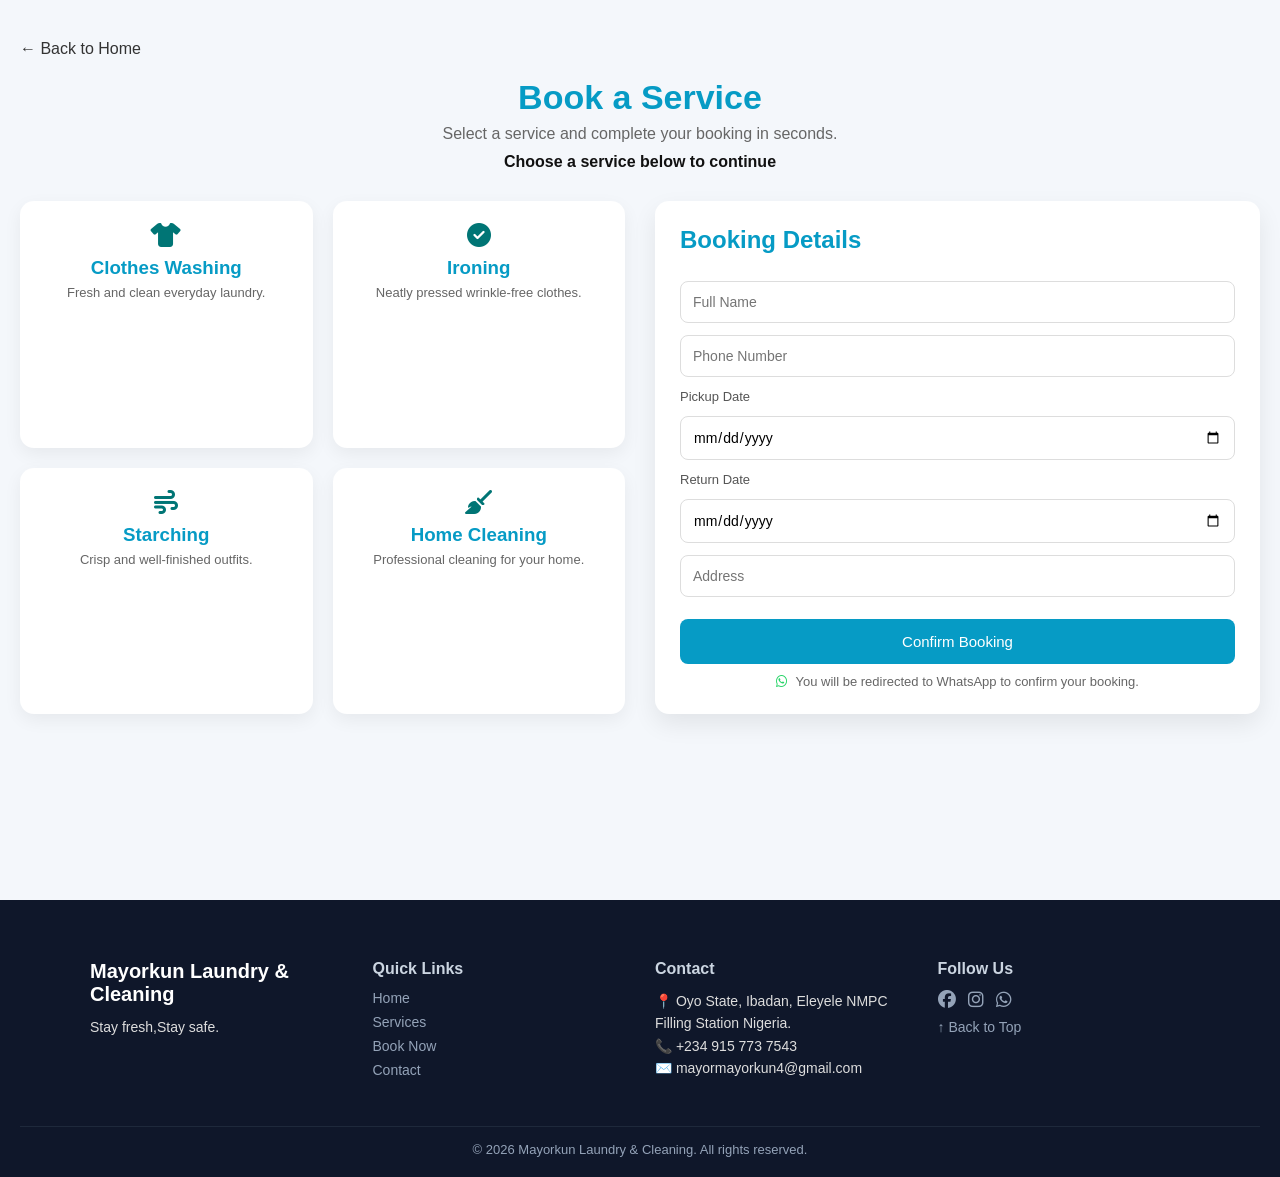
<file: booking.html>
<!doctype html>
<html lang="en">
  <head>
    <meta charset="UTF-8" />
    <meta name="viewport" content="width=device-width, initial-scale=1.0" />
    <title>Book Your Service - Mayorkun Laundry & Cleaning Services</title>

    <link rel="stylesheet" href="style.css" />
    <link
      rel="stylesheet"
      href="https://cdnjs.cloudflare.com/ajax/libs/font-awesome/6.5.1/css/all.min.css"
    />
    <link rel="icon" type="image/png" href="./images/favicon.png" />
  </head>

  <body>
    <section class="order-page">
      <!-- Back -->
      <a href="index.html" class="back-home">← Back to Home</a>

      <!-- Header -->
      <div class="order-header">
        <h1>Book a Service</h1>
        <p>Select a service and complete your booking in seconds.</p>
      </div>

      <p class="sub-text">Choose a service below to continue</p>

      <!-- MAIN LAYOUT -->
      <div class="order-container">
        <!-- SERVICES -->
        <div class="order-services">
          <div class="order-card" data-service="Clothes Washing">
            <i class="fa-solid fa-shirt"></i>
            <h3>Clothes Washing</h3>
            <p>Fresh and clean everyday laundry.</p>
          </div>

          <div class="order-card" data-service="Ironing">
            <i class="fas fa-check-circle"></i>
            <h3>Ironing</h3>
            <p>Neatly pressed wrinkle-free clothes.</p>
          </div>

          <div class="order-card" data-service="Starching">
            <i class="fa-solid fa-wind"></i>
            <h3>Starching</h3>
            <p>Crisp and well-finished outfits.</p>
          </div>

          <div class="order-card" data-service="home cleaning">
            <i class="fa-solid fa-broom"></i>
            <h3>Home Cleaning</h3>
            <p>Professional cleaning for your home.</p>
          </div>
        </div>

        <!-- FORM -->
        <div class="order-form-box">
          <form id="orderForm">
            <h2>Booking Details</h2>

            <input type="text" id="name" placeholder="Full Name" required />
            <input type="tel" id="phone" placeholder="Phone Number" required />

            <label>Pickup Date</label>
            <input type="date" id="pickupDate" required />

            <label>Return Date</label>
            <input type="date" id="returnDate" required />

            <input
              type="text"
              id="address"
              placeholder="Address"
              required
            />

            <input type="hidden" id="service" name="service"/>

            <button type="submit" id="confirmBooking">Confirm Booking</button>
          </form>
          <p class="whatsapp-note">
            <i class="fa-brands fa-whatsapp"></i>
            You will be redirected to WhatsApp to confirm your booking.
          </p>
        </div>
      </div>
    </section>

    <footer class="footer">

  <div class="footer-container">

    <!-- Brand -->
    <div class="footer-box">
      <h3>Mayorkun Laundry & Cleaning</h3>
      <p>Stay fresh,Stay safe.</p>
    </div>

    <!-- Quick Links -->
    <div class="footer-box">
      <h4>Quick Links</h4>
      <a href="index.html">Home</a>
      <a href="services.html">Services</a>
      <a href="booking.html">Book Now</a>
      <a href="contact.html">Contact</a>
    </div>

    <!-- Contact -->
    <div class="footer-box">
      <h4>Contact</h4>
      <p>📍 Oyo State, Ibadan, Eleyele NMPC Filling Station Nigeria.</p>
      <p>📞 +234 915 773 7543</p>
      <p>✉️ mayormayorkun4@gmail.com</p>
    </div>

    <!-- Social -->
    <div class="footer-box">
      <h4>Follow Us</h4>
      <div class="socials">
        <a href="#"><i class="fa-brands fa-facebook"></i></a>
        <a href="#"><i class="fa-brands fa-instagram"></i></a>
        <a href="#"><i class="fa-brands fa-whatsapp"></i></a>
      </div>

      <!-- BACK TO TOP -->
      <a href="#" class="back-to-top">
        ↑ Back to Top
      </a>
    </div>

  </div>

  <div class="footer-bottom">
    <p>© 2026 Mayorkun Laundry & Cleaning. All rights reserved.</p>
  </div>

</footer>

    <script src="./js/script.js" defer></script>
  </body>
</html>
</file>
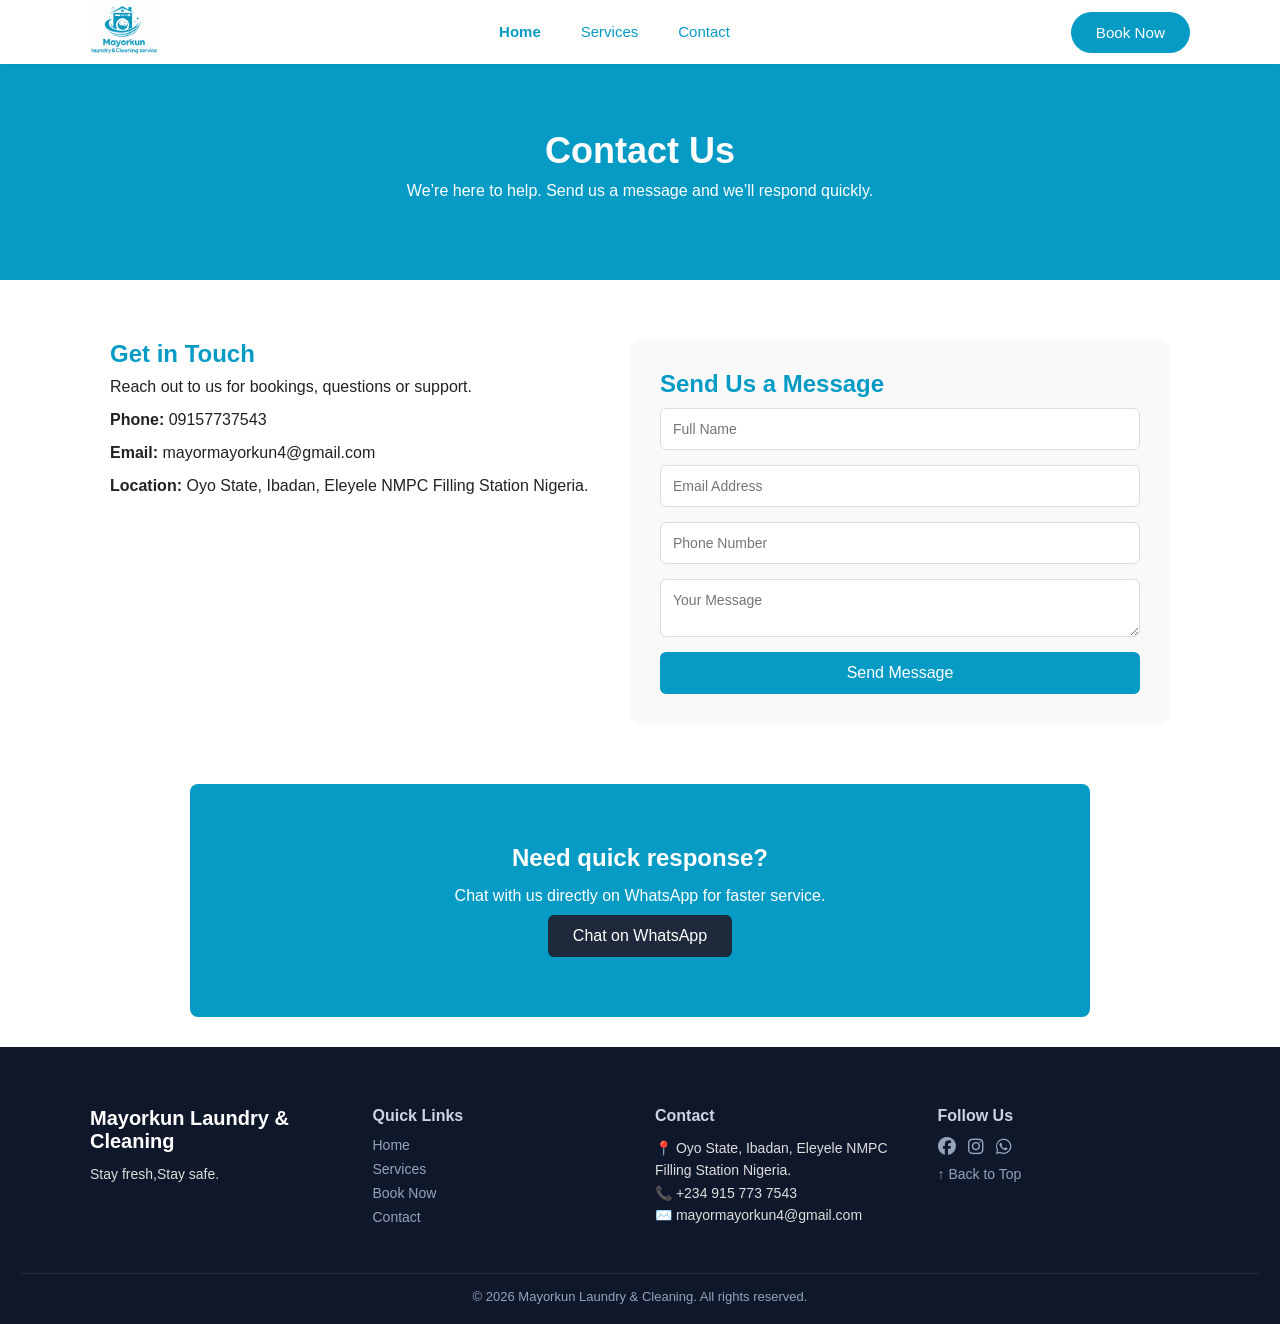
<file: contact.html>
<!DOCTYPE html>
<html lang="en">
<head>
<meta charset="UTF-8">
<meta name="viewport" content="width=device-width, initial-scale=1.0">
<title>Mayorkun Laundry & Cleaning Services</title>
<link rel="stylesheet" href="style.css">
<link rel="stylesheet" href="https://cdnjs.cloudflare.com/ajax/libs/font-awesome/6.5.1/css/all.min.css">
<link rel="icon" type="image/png" href="./images/favicon.png">
</head>

<body>
      <header class="header">
  <div class="container nav-wrapper">

    <!-- LOGO -->
    <div class="logo">
      <img src="./images/mayo logo.png" alt="Mayorkun Laundry & Cleaning Logo">
    </div>

   <nav class="nav" id="navMenu">
          <ul role="role" class="nav-list">
            <li role="listitem"><a href="index.html" class="nav-link active">Home</a></li>
            <li role="listitem"><a href="services.html">Services</a></li>
            <li role="listitem"><a href="Contact.html">Contact</a></li>
          </ul>

      <!-- CTA inside mobile -->
      <a href="booking.html" class="btn mobile-btn">Book Now</a>
    </nav>

    <!-- CTA (Desktop) -->
    <a href="booking.html" class="btn desktop-btn">Book Now</a>

    <!-- TOGGLE -->
    <div class="menu-toggle" id="menuToggle">
      ☰
    </div>

  </div>
</header>

<div class="lc-contact-page">

    <!-- HERO -->
    <section class="lc-contact-hero">
        <h1>Contact Us</h1>
        <p>We’re here to help. Send us a message and we’ll respond quickly.</p>
    </section>

    <!-- MAIN CONTACT SECTION -->
    <section class="lc-contact-main">

        <!-- CONTACT INFO -->
        <div class="lc-contact-info">
            <h2>Get in Touch</h2>
            <p>Reach out to us for bookings, questions or support.</p>

            <div class="lc-contact-item">
                <strong>Phone:</strong> 09157737543
            </div>

            <div class="lc-contact-item">
                <strong>Email:</strong> mayormayorkun4@gmail.com
            </div>

            <div class="lc-contact-item">
                <strong>Location:</strong>  Oyo State, Ibadan, Eleyele NMPC Filling Station Nigeria.
            </div>
        </div>

        <!-- CONTACT FORM -->
        <div class="lc-contact-form-box">
            <h2>Send Us a Message</h2>

            <form 
  action="https://formspree.io/f/mbdqpndb" 
  method="POST"
  class="lc-contact-form"
>

  <input type="text" name="name" placeholder="Full Name" required>

  <input type="email" name="email" placeholder="Email Address" required>

  <input type="text" name="phone" placeholder="Phone Number">

  <textarea name="message" placeholder="Your Message" required></textarea>

  <button type="submit">Send Message</button>

</form>
        </div>

    </section>

    <!-- CTA -->
     <div class="lc-cta-container">
      <section class="lc-contact-cta">
        <h2>Need quick response?</h2>
        <p>Chat with us directly on WhatsApp for faster service.</p>
       <a 
  href="https://wa.me/2349157737543?text=Hello%20I%20want%20to%20book%20a%20%20service" 
  target="_blank"
  class="lc-whatsapp-btn">
  Chat on WhatsApp
</a>
    </section>
     </div>
    

</div>

<footer class="footer">

  <div class="footer-container">

    <!-- Brand -->
    <div class="footer-box">
      <h3>Mayorkun Laundry & Cleaning</h3>
      <p>Stay fresh,Stay safe.</p>
    </div>

    <!-- Quick Links -->
    <div class="footer-box">
      <h4>Quick Links</h4>
      <a href="index.html">Home</a>
      <a href="services.html">Services</a>
      <a href="booking.html">Book Now</a>
      <a href="contact.html">Contact</a>
    </div>

    <!-- Contact -->
    <div class="footer-box">
      <h4>Contact</h4>
      <p>📍 Oyo State, Ibadan, Eleyele NMPC Filling Station Nigeria.</p>
      <p>📞 +234 915 773 7543</p>
      <p>✉️ mayormayorkun4@gmail.com</p>
    </div>

    <!-- Social -->
    <div class="footer-box">
      <h4>Follow Us</h4>
      <div class="socials">
        <a href="#"><i class="fa-brands fa-facebook"></i></a>
        <a href="#"><i class="fa-brands fa-instagram"></i></a>
        <a href="#"><i class="fa-brands fa-whatsapp"></i></a>
      </div>

      <!-- BACK TO TOP -->
      <a href="#" class="back-to-top">
        ↑ Back to Top
      </a>
    </div>

  </div>

  <div class="footer-bottom">
    <p>© 2026 Mayorkun Laundry & Cleaning. All rights reserved.</p>
  </div>

</footer>

  
   <script src="./js/script.js"></script>
</body>
</file>
<file: style.css>
/* RESET */
* {
  margin: 0;
  padding: 0;
  box-sizing: border-box;
  font-family: Arial, sans-serif;
}

html {
  scroll-behavior: smooth;
}

/* CONTAINER */
.container {
  width: 90%;
  max-width: 1100px;
  margin: auto;
}

/* HEADER */
.header {
  position: fixed;
  width: 100%;
  top: 0;
  background: #fff;
  box-shadow: 0 2px 8px rgba(0, 0, 0, 0.05);
  z-index: 1000;
}

.nav-wrapper {
  display: flex;
  align-items: center;
  justify-content: space-between;
  padding: 5px 0;
}

/* LOGO */
.logo img {
  height: 50px;
  width: auto;
}

/* NAV */
.nav {
  display: flex;
  gap: 25px;
  align-items: center;
}

.nav a {
  text-decoration: none;
  color: #069bc5;
  font-size: 15px;
  transition: 0.3s;
}

.desktop-btn {
  display: inline-block;
}

.mobile-btn {
  display: none;
}

.nav a:hover {
  color: #007575;
}

.nav-link.active {
  font-weight: 600;
}

.nav ul {
  display: flex;
  gap: 40px;
  align-items: center;
  list-style: none; /* removes bullets */
  padding: 0;
  margin: 0;
}

.menu-toggle {
  color: #069bc5;
}

/* BUTTON */
.btn {
  background: #069bc5;
  color: white;
  padding: 10px 18px;
  border-radius: 6px;
  text-decoration: none;
  font-size: 14px;
  transition: 0.3s;
}

.btn:hover {
  background: #007575;
}

.hero-buttons {
  margin-top: 15px;
}

/* TOGGLE */
.menu-toggle {
  display: none;
  font-size: 26px;
  cursor: pointer;
}

.button-primary {
  background: #069bc5;
  color: white;
  padding: 10px 18px;
  border-radius: 6px;
  text-decoration: none;
  font-size: 14px;
  transition: 0.3s;
}

.button-primary:hover {
  background: #007575;
}

.button-secondary {
  background: #069bc5;
  color: white;
  padding: 10px 18px;
  border-radius: 6px;
  text-decoration: none;
  font-size: 14px;
  transition: 0.3s;
}

.button-secondary:hover {
  background: #007575;
}

.hero {
  position: relative;
  height: 100vh;
  margin-top: 90px;
  display: flex;
  align-items: center;
  justify-content: center;
  text-align: center;
  background: url("./images/hero_img_4608x3456.webp") center/cover no-repeat;
  overflow: hidden;
}

.hero-overlay {
  position: absolute;
  inset: 0;
  background: rgba(0, 0, 0, 0.2);
}

.hero-content {
  position: relative;
  z-index: 2;
  color: #fff;
  max-width: 750px;
  padding: 20px;
}

.hero-content h1 {
  font-size: 2rem;
  margin-bottom: 15px;
  line-height: 1.2;
  color: #069bc5;
}

.hero-content p {
  font-size: 0.9rem;
  color: #fff;
  margin-bottom: 25px;
  line-height: 1.6;
  font-weight: 600;
}

@keyframes heroZoom {
  from {
    transform: scale(1);
  }
  to {
    transform: scale(1.08);
  }
}

.hero {
  animation: heroZoom 12s ease-in-out infinite alternate;
}

.how-section {
  padding: 80px 20px;
  background: #f9f9f9;
}

/* WRAPPER (NO conflicts) */
.how-wrapper {
  max-width: 1100px;
  margin: auto;

  display: flex;
  align-items: center;
  justify-content: space-between;

  gap: 50px;
}

/* LEFT SIDE */
.how-left {
  flex: 1;
  color: #069bc5;
}

.how-left h2 {
  font-size: 2.2rem;
  margin-bottom: 10px;
}

.how-subtitle {
  color: #666;
  margin-bottom: 30px;
}

/* STEP BLOCK */
.how-step {
  display: flex;
  gap: 15px;
  margin-bottom: 20px;
  align-items: flex-start;
}

/* ICON */
.how-icon {
  width: 45px;
  height: 45px;
  background: #111;
  color: #fff;

  display: flex;
  align-items: center;
  justify-content: center;

  border-radius: 50%;
  flex-shrink: 0;
  font-size: 18px;
}

/* TEXT */
.how-text h3 {
  margin-bottom: 5px;
}

.how-text p {
  color: #555;
  font-size: 0.95rem;
}

/* RIGHT IMAGE */
.how-right {
  flex: 1;
}

.how-right img {
  width: 100%;
  display: block;
  border-radius: 10px;
}

.how-icon:hover {
  background: #00ffff;
}

.services {
  padding: 80px 20px;
  background: #f9fafb;
}

.services-wrapper {
  max-width: 1200px;
  margin: 0 auto;
}

.services-header {
  text-align: center;
  margin-bottom: 50px;
}

.services-header h2 {
  font-size: 32px;
  margin-bottom: 10px;
  color: #069bc5;
}

.services-header p {
  color: #666;
  font-size: 16px;
}

/* Grid */
.services-grid {
  display: grid;
  grid-template-columns: repeat(4, 1fr);
  gap: 25px;
}

/* Cards */
.service-card {
  background: #fff;
  padding: 30px 20px;
  text-align: center;
  border-radius: 10px;
  transition: 0.3s ease;
  box-shadow: 0 5px 15px rgba(0, 0, 0, 0.05);
}

.service-card:hover {
  transform: translateY(-10px);
}

.service-card .icon {
  font-size: 30px;
  margin-bottom: 15px;
  color: #00ffff;
}

.service-card h3 {
  font-size: 20px;
  margin-bottom: 10px;
  color: #069bc5;
}

.service-card p {
  font-size: 14px;
  color: #666;
}

.why-us {
  padding: 80px 20px;
  background: #ffffff;
}

.why-wrapper {
  max-width: 1200px;
  margin: 0 auto;
  display: grid;
  grid-template-columns: 1fr 1fr;
  gap: 50px;
  align-items: center;
}

.why-text h2 {
  font-size: 32px;
  margin-bottom: 10px;
  color: #069bc5;
}

.why-text p {
  color: #666;
  margin-bottom: 10px;
  font-size: 14px;
  line-height: 1.6;
}

/* Items */
.why-items {
  display: flex;
  flex-direction: column;
  gap: 10px;
}

.why-item {
  display: flex;
  align-items: flex-start;
  gap: 15px;
}

.why-item i {
  font-size: 22px;
  color: #00ffff;
  margin-top: 5px;
}

.why-item h4 {
  margin-bottom: 5px;
  color: #069bc5;
}

.why-item p {
  font-size: 14px;
  color: #666;
}

/* Image */
.why-image img {
  width: 100%;
  border-radius: 10px;
}

.testimonials {
  padding: 80px 20px;
  background: #f9fafb;
}

.testimonials-wrapper {
  max-width: 1200px;
  margin: 0 auto;
}

.testimonials-header {
  text-align: center;
  margin-bottom: 50px;
}

.testimonials-header h2 {
  font-size: 32px;
  margin-bottom: 10px;
  color: #069bc5;
}

.testimonials-header p {
  color: #666;
}

/* Grid */
.testimonials-grid {
  display: grid;
  grid-template-columns: repeat(3, 1fr);
  gap: 25px;
}

/* Card */
.testimonial-card {
  background: #fff;
  padding: 25px;
  border-radius: 12px;
  box-shadow: 0 5px 20px rgba(0, 0, 0, 0.05);
  transition: 0.3s ease;
  display: flex;
  flex-direction: column;
  justify-content: space-between;
}

.testimonial-card:hover {
  transform: translateY(-8px);
}

/* Quote */
.quote {
  font-size: 15px;
  color: #444;
  line-height: 1.6;
  margin-bottom: 20px;
}

/* User */
.user {
  display: flex;
  align-items: center;
  gap: 12px;
}

.user img {
  width: 45px;
  height: 45px;
  border-radius: 50%;
  object-fit: cover;
}

.user h4 {
  font-size: 16px;
  margin-bottom: 2px;
  color: #069bc5;
}

.user span {
  font-size: 13px;
  color: #777;
}

.cta-section {
  background: #f8fafc;
  padding: 80px 20px;
  display: flex;
  justify-content: center;
}

/* Boxed container */
.cta-container {
  /* max-width: 700px; */
  width: 100%;
  background: #069bc5;
  color: #fff;
  padding: 50px 30px;
  border-radius: 20px;
  text-align: center;
  box-shadow: 0 10px 30px rgba(0, 0, 0, 0.1);
}

/* Text */
.cta-container h2 {
  font-size: 2rem;
  margin-bottom: 15px;
}

.cta-container p {
  font-size: 1rem;
  line-height: 1.6;
  margin-bottom: 30px;
  color: #cbd5f5;
}

/* Buttons */
.cta-buttons {
  display: flex;
  justify-content: center;
  gap: 15px;
  flex-wrap: wrap;
}

.btn {
  padding: 12px 25px;
  border-radius: 30px;
  text-decoration: none;
  font-size: 0.95rem;
  transition: 0.3s ease;
}

/* Primary */
.btn.primary {
  background: #007575;
  color: #fff;
  border: 1px solid #fff;
}

.btn.primary:hover {
  background: #00ffff;
  color: #fff;
}

/* Secondary */
.btn.secondary {
  border: 1px solid #fff;
  color: #fff;
}

.btn.secondary:hover {
  background: #fff;
  color: #0f172a;
}

.about-section {
  padding: 80px 20px;
  background: #f8fafc;
}

.about-container {
  max-width: 1100px;
  margin: auto;
  display: grid;
  grid-template-columns: 1fr 1fr;
  gap: 40px;
  align-items: center;
}

/* Text */
.about-text h2 {
  font-size: 2rem;
  margin-bottom: 15px;
  color: #069bc5;
}

.about-text p {
  color: #555;
  line-height: 1.6;
  margin-bottom: 15px;
}

/* Cards */
.about-cards {
  display: grid;
  grid-template-columns: repeat(2, 1fr);
  gap: 20px;
}

.about-card {
  background: #fff;
  padding: 20px;
  border-radius: 12px;
  border: 1px solid #eee;
  transition: 0.3s;
}

.about-card:hover {
  transform: translateY(-5px);
}

.about-card h3 {
  margin-bottom: 8px;
  font-size: 1.1rem;
  color: #069bc5;
}

.about-card p {
  font-size: 0.9rem;
  color: #666;
}

.order-page {
  padding: 40px 20px;
  background: #f4f7fb;
  min-height: 100vh;
  font-family: Arial, sans-serif;
}

/* BACK LINK */
.back-home {
  display: inline-block;
  margin-bottom: 20px;
  color: #333;
  text-decoration: none;
}

/* HEADER */
.order-header {
  text-align: center;
  margin-bottom: 10px;
}

.order-header h1 {
  font-size: 34px;
  margin-bottom: 8px;
  color: #069bc5;
}

.order-header p {
  color: #666;
}

/* SUB TEXT */
.sub-text {
  text-align: center;
  margin-bottom: 30px;
  color: #111;
  font-weight: 600;
}

/* MAIN GRID */
.order-container {
  display: grid;
  grid-template-columns: 1fr 1fr;
  gap: 30px;
}

/* SERVICES GRID */
.order-services {
  display: grid;
  grid-template-columns: repeat(2, 1fr);
  gap: 20px;
}

/* SERVICE CARD */
.order-card {
  background: #fff;
  padding: 20px;
  border-radius: 14px;
  cursor: pointer;
  border: 2px solid transparent;
  transition: 0.3s ease;
  box-shadow: 0 6px 18px rgba(0, 0, 0, 0.06);
  text-align: center;
}

.order-card i {
  font-size: 24px;
  margin-bottom: 10px;
  color: #007575;
}

.order-card h3 {
  margin-bottom: 6px;
  color: #069bc5;
}

.order-card p {
  font-size: 13px;
  color: #666;
}

.order-card:hover {
  transform: translateY(-5px);
  border-color: #00ffff;
}

/* ACTIVE STATE */
.order-card.active {
  border-color: #007575;
  background: #eef5ff;
}

/* FORM BOX */
.order-form-box {
  background: #fff;
  padding: 25px;
  border-radius: 14px;
  box-shadow: 0 10px 25px rgba(0, 0, 0, 0.08);
}

.order-form-box h2 {
  margin-bottom: 15px;
}

.order-form-box h2 {
  color: #069bc5;
}

/* FORM */
#orderForm {
  display: flex;
  flex-direction: column;
  gap: 12px;
}

/* INPUTS */
#orderForm input {
  padding: 12px;
  border-radius: 8px;
  border: 1px solid #ddd;
  font-size: 14px;
  transition: 0.2s;
}

#orderForm input:focus {
  border-color: #007575;
  outline: none;
}

/* LABELS */
#orderForm label {
  font-size: 13px;
  color: #555;
}

/* BUTTON */
#confirmBooking {
  margin-top: 10px;
  background: #069bc5;
  color: #fff;
  border: none;
  padding: 14px;
  border-radius: 8px;
  cursor: pointer;
  font-size: 15px;
  transition: 0.3s;
}

#confirmBooking:hover {
  background: #007575;
}

.whatsapp-note {
  margin-top: 10px;
  font-size: 13px;
  color: #666;
  text-align: center;
}

.whatsapp-note i {
  color: #25d366;
  margin-right: 5px;
}

/* FOOTER BASE */
.footer {
  background: #0f172a;
  color: #fff;
  padding: 60px 20px 20px;
}

/* GRID CONTAINER */
.footer-container {
  display: grid;
  grid-template-columns: repeat(4, 1fr);
  gap: 30px;
  max-width: 1100px;
  margin: auto;
}

/* BOXES */
.footer-box h3 {
  margin-bottom: 10px;
  font-size: 20px;
}

.footer-box h4 {
  margin-bottom: 12px;
  font-size: 16px;
  color: #cbd5e1;
}

.footer-box p {
  font-size: 14px;
  color: #ddd;
  line-height: 1.6;
}

/* LINKS */
.footer-box a {
  display: block;
  color: #94a3b8;
  text-decoration: none;
  margin-bottom: 8px;
  font-size: 14px;
  transition: 0.3s;
}

.footer-box a:hover {
  color: #fff;
  transform: translateX(5px);
}

/* SOCIAL ICONS */
.socials {
  display: flex;
  gap: 12px;
  margin-top: 10px;
}

.socials a {
  color: #94a3b8;
  font-size: 18px;
  transition: 0.3s;
}

.socials a:hover {
  color: #fff;
  transform: scale(1.2);
}

/* BOTTOM BAR */
.footer-bottom {
  text-align: center;
  margin-top: 40px;
  padding-top: 15px;
  border-top: 1px solid #1e293b;
  font-size: 13px;
  color: #94a3b8;
}

.lc-services-page {
  font-family: Arial, sans-serif;
  color: #222;
}

/* =========================
   HERO SECTION
========================= */
.lc-hero-section {
  background:
    linear-gradient(rgba(0, 0, 0, 0.6), rgba(0, 0, 0, 0.6)),
    url(./images/young-african-american-man-doing-laundry\ \(2\).jpg)
      center/cover no-repeat;
  color: white;
  padding: 100px 20px;
  text-align: center;
  margin-top: 80px;
  height: 127vh;
}

.lc-hero-section h1 {
  font-size: 40px;
  margin-bottom: 10px;
  margin-top: 180px;
}

.lc-hero-section p {
  font-size: 18px;
  opacity: 0.9;
}

.lc-hero-btn {
  margin-top: 20px;
  padding: 12px 25px;
  background: #069bc5;
  border: none;
  color: white;
  cursor: pointer;
  border-radius: 6px;
  font-size: 16px;
}

.lc-hero-btn:hover {
  background: #007575;
}

/* =========================
   SERVICES SECTION
========================= */
.lc-offer-section {
  padding: 60px 20px;
  text-align: center;
}

.lc-offer-section h2 {
  font-size: 30px;
  margin-bottom: 10px;
  color: #069bc5;
}

.lc-steps-section h2 {
  color: #069bc5;
  font-size: 30px;
  margin-bottom: 30px;
}

.lc-video-section h2 {
  color: #069bc5;
  font-size: 30px;
  margin-bottom: 30px;
}

.lc-offer-grid {
  display: grid;
  grid-template-columns: repeat(auto-fit, minmax(220px, 1fr));
  gap: 20px;
  margin-top: 30px;
}

.lc-offer-card {
  background: #fff;
  border: 1px solid #eee;
  padding: 20px;
  border-radius: 10px;
  box-shadow: 0 2px 10px rgba(0, 0, 0, 0.05);
}

.lc-offer-card h3 {
  margin-bottom: 10px;
  color: #069bc5;
}

.lc-offer-btn {
  margin-top: 10px;
  padding: 8px 15px;
  background: #069bc5;
  color: white;
  border: none;
  border-radius: 5px;
  cursor: pointer;
}

/* =========================
   SHOWCASE SECTION
========================= */
.lc-showcase-section {
  padding: 60px 20px;
  background: #f9f9f9;
  text-align: center;
}

.lc-showcase-grid {
  display: grid;
  grid-template-columns: repeat(auto-fit, minmax(250px, 1fr));
  gap: 15px;
  margin-top: 30px;
}

.lc-showcase-grid img {
  width: 100%;
  height: 220px;
  object-fit: cover;
  border-radius: 10px;
}

.lc-showcase-section {
  color: #069bc5;
  font-weight: 500;
}

/* =========================
   VIDEO SECTION
========================= */
.lc-video-section {
  padding: 60px 20px;
  text-align: center;
}

.lc-video-box {
  max-width: 800px;
  margin: auto;
}

.lc-video-box video {
  width: 100%;
  border-radius: 10px;
}

/* =========================
   STEPS SECTION
========================= */
.lc-steps-section {
  padding: 60px 20px;
  background: #fff;
  text-align: center;
}

.lc-steps {
  display: flex;
  flex-wrap: wrap;
  justify-content: center;
  gap: 15px;
  margin-top: 30px;
}

.lc-step {
  background: #f1f1f1;
  padding: 15px 20px;
  border-radius: 8px;
  min-width: 180px;
}

/* =========================
   CTA SECTION
========================= */
.lc-cta-section {
  padding: 70px 20px;
  background: #069bc5;
  color: white;
  text-align: center;
}

.lc-cta-section button {
  padding: 12px 25px;
  border: none;
  background: white;
  color: #069bc5;
  font-size: 16px;
  border-radius: 6px;
  cursor: pointer;
  margin-top: 15px;
}

.lc-contact-page {
  font-family: Arial, sans-serif;
  color: #222;
}

/* =========================
   HERO
========================= */
.lc-contact-hero {
  text-align: center;
  padding: 80px 20px;
  background: #069bc5;
  color: white;
  margin-top: 50px;
}

.lc-contact-hero h1 {
  font-size: 36px;
  margin-bottom: 10px;
}

/* =========================
   MAIN SECTION
========================= */
.lc-contact-main {
  display: flex;
  gap: 40px;
  padding: 60px 20px;
  max-width: 1100px;
  margin: auto;
}

/* =========================
   CONTACT INFO
========================= */
.lc-contact-info {
  flex: 1;
}

.lc-contact-info h2 {
  margin-bottom: 10px;
  color: #069bc5;
}

.lc-contact-item {
  margin-top: 15px;
}

/* =========================
   FORM BOX
========================= */
.lc-contact-form-box {
  flex: 1;
  background: #f9f9f9;
  padding: 30px;
  border-radius: 10px;
}

.lc-contact-form-box h2 {
  margin-bottom: 10px;
  color: #069bc5;
}

.lc-contact-form {
  display: flex;
  flex-direction: column;
  gap: 15px;
}

.lc-contact-cta p {
  margin-top: 5px;
  padding: 10px;
}

.lc-whatsapp-btn {
  display: inline-block;
  padding: 12px 25px;
  background: #1e293b;
  color: white;
  text-decoration: none;
  border-radius: 6px;
  font-size: 16px;
}

.lc-whatsapp-btn:hover {
  background: #069bc5;
}

.lc-contact-form input,
.lc-contact-form textarea {
  padding: 12px;
  border: 1px solid #ddd;
  border-radius: 6px;
  font-size: 14px;
}

.lc-contact-form button {
  padding: 12px;
  background: #069bc5;
  border: none;
  color: white;
  border-radius: 6px;
  cursor: pointer;
  font-size: 16px;
}

.lc-contact-form button:hover {
  background: #007575;
}

/* =========================
   CTA SECTION
========================= */
.lc-contact-cta {
  text-align: center;
  padding: 60px 20px;
  background: #069bc5;
  color: white;
  margin-bottom: 30px;
  border-radius: 8px;
}

.lc-cta-container {
  max-width: 900px;
  margin: 0 auto;
}

.lc-contact-cta button {
  margin-top: 15px;
  padding: 12px 25px;
  background: #069bc5;
  border: none;
  color: white;
  border-radius: 6px;
  cursor: pointer;
}

input:disabled {
  opacity: 0.5;
  cursor: not-allowed;
}

.faq-section {
  width: 90%;
  max-width: 800px;
  margin: 70px auto;
}
.faq-section h2 {
  text-align: center;
  margin-bottom: 10px;
  color: #069bc5; 
}
.faq-subtitle {
  text-align: center;
  color: #777;
  margin-bottom: 40px;
}
.faq-item {
  border-bottom: 1px solid #ddd;
}
.faq-question {
  width: 100%;
  padding: 20px 0;
  border: none;
  background: none;
  cursor: pointer;
  display: flex;
  justify-content: space-between;
  align-items: center;
  font-size: 18px;
  font-weight: 600;
  text-align: left;
  color: #069bc5;
}
.faq-question:hover {
  color: #0970c4;
}
.faq-answer {
  max-height: 0;
  overflow: hidden;
  transition: max-height 0.4s ease;
}
.faq-answer p {
  padding: 0 0 20px;
  color: #555;
  line-height: 1.8;
}
.faq-icon {
  width: 20px;
  height: 20px;
  transition: transform 0.3s ease;
}
.faq-icon path {
  fill: none;
  stroke: #555;
  stroke-width: 2;
  stroke-linecap: round;
  stroke-linejoin: round;
}
.faq-item.active .faq-icon {
  transform: rotate(180deg);
}

/* RESPONSIVE */
@media (max-width: 768px) {
  .nav {
    position: absolute;
    top: 70px;
    right: -100%;
    width: 200px;
    background: #069bc5;
    padding: 50px;
    box-shadow: 0 5px 15px rgba(0, 0, 0, 0.1);
    transition: 0.5s;
    width: 100%;

    display: flex;
    flex-direction: column;
    gap: 5px;
    border-radius: 10px;
  }

  .lc-hero-section {
    margin-top: 50px;
    height: 80vh;
  }

  .lc-contact-main {
    flex-direction: column;
  }

  .about-container {
    grid-template-columns: 1fr;
  }

  .about-cards {
    grid-template-columns: 1fr;
  }

  .order-container {
    grid-template-columns: 1fr;
  }

  .order-services {
    grid-template-columns: 1fr;
  }

  .nav.active {
    right: 0;
  }

  /* Only if ul is inside nav */
  .nav ul {
    list-style: none;
    padding: 0;
    margin: 0;

    display: flex;
    flex-direction: column;
    gap: 20px;
  }

  .desktop-btn {
    display: none;
  }

  .nav a {
    color: #fff;
    font-size: 16px;
  }

  .mobile-btn {
    display: block;
    margin-top: 10px;
    text-align: center;
  }

  .cta-container h2 {
    font-size: 1.5rem;
  }

  .cta-container p {
    font-size: 0.95rem;
    font-weight: 550;
  }

  .menu-toggle {
    display: block;
  }

  .how-wrapper {
    flex-direction: column;
    text-align: center;
  }

  .how-right {
    order: -1;
  }

  .how-step {
    /* justify-content: center; */
    text-align: left;
    font-size: 1.2rem;
  }

  .how-text h3 {
    font-size: 1.1rem;
  }

  .how-left,
  .how-right {
    width: 100%;
  }
}

@media (max-width: 900px) {
  .footer-container {
    grid-template-columns: repeat(2, 1fr);
  }
}

@media (max-width: 992px) {
  .services-grid {
    grid-template-columns: repeat(2, 1fr);
  }

  .why-wrapper {
    grid-template-columns: 1fr;
  }

  .why-image {
    order: -1;
  }

  .testimonials-grid {
    grid-template-columns: repeat(2, 1fr);
  }
}

@media (max-width: 600px) {
  .services-grid {
    grid-template-columns: 1fr;
  }

  .services-header h2 {
    font-size: 26px;
  }

  .why-text h2 {
    font-size: 26px;
  }

  .testimonials-grid {
    grid-template-columns: 1fr;
  }

  .testimonials-header h2 {
    font-size: 26px;
  }

  .order-header h1 {
    font-size: 1.6rem;
  }

  .footer-container {
    grid-template-columns: 1fr;
    text-align: center;
  }

  .socials {
    justify-content: center;
  }

  .lc-hero-section h1 {
    font-size: 20px;
  }
}
</file>
